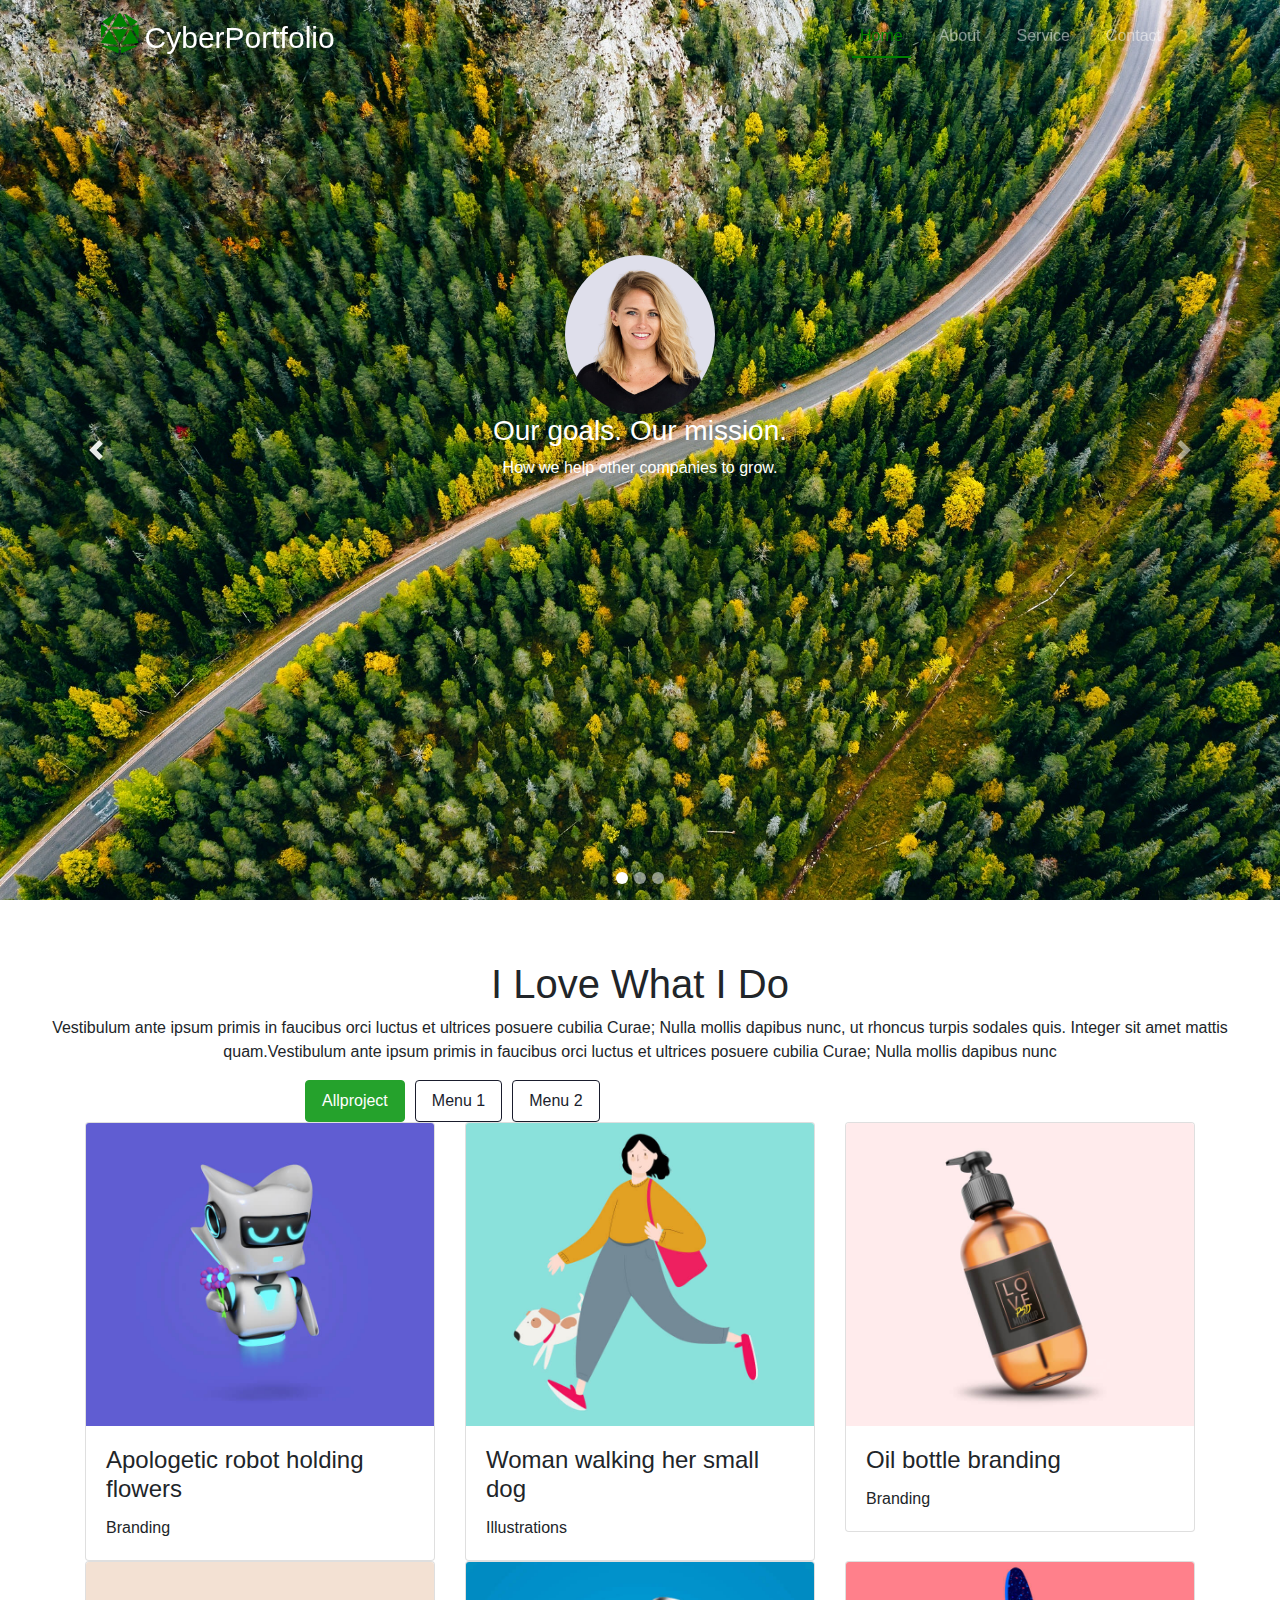
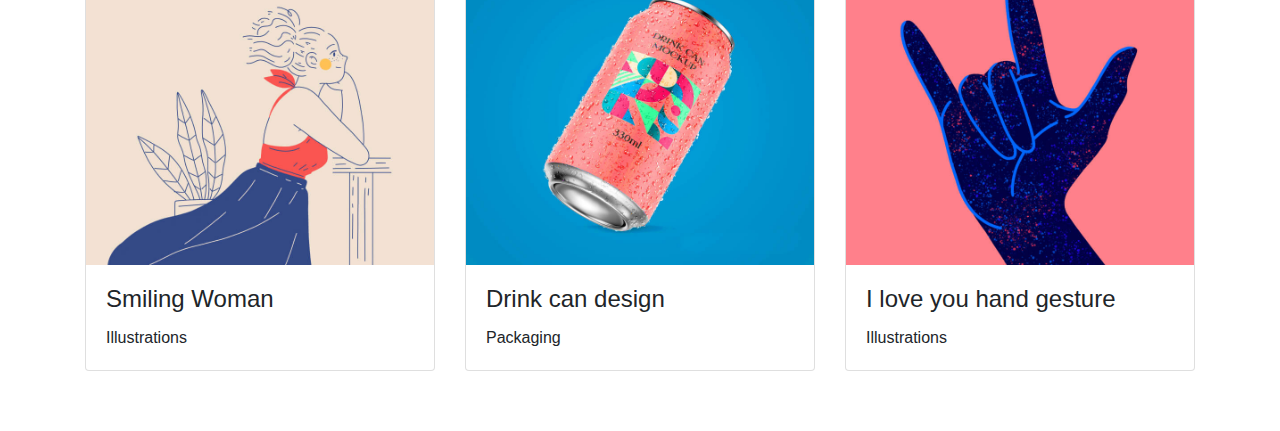
<file: index.html>
<!doctype html>
<html lang="en">

<head>
    <title>Title</title>
    <!-- Required meta tags -->
    <meta charset="utf-8">
    <meta name="viewport" content="width=device-width, initial-scale=1, shrink-to-fit=no">

    <!-- Bootstrap CSS -->
    <link rel="stylesheet" href="https://stackpath.bootstrapcdn.com/bootstrap/4.3.1/css/bootstrap.min.css" integrity="sha384-ggOyR0iXCbMQv3Xipma34MD+dH/1fQ784/j6cY/iJTQUOhcWr7x9JvoRxT2MZw1T" crossorigin="anonymous">

    <!-- font awesome -->
    <link rel="stylesheet" href="https://cdnjs.cloudflare.com/ajax/libs/font-awesome/5.15.4/css/all.min.css" integrity="sha512-1ycn6IcaQQ40/MKBW2W4Rhis/DbILU74C1vSrLJxCq57o941Ym01SwNsOMqvEBFlcgUa6xLiPY/NS5R+E6ztJQ==" crossorigin="anonymous" referrerpolicy="no-referrer"
    />

    <link rel="stylesheet" href="./css/style.css">
</head>

<body>
    <!-- header -->
    <header class="container">
        <!-- dùng container để canh giữa   -->
        <nav class="navbar navbar-expand-md navbar-dark">
            <!-- Brand -->

            <a class="navbar-brand" href="#">
                <i class="fas fa-dice-d20 fa-2x"></i>
                <span>CyberPortfolio</span>
            </a>

            <!-- Toggler/collapsibe Button -->
            <button class="navbar-toggler" type="button" data-toggle="collapse" data-target="#collapsibleNavbar">
              <span class="navbar-toggler-icon"></span>
            </button>

            <!-- Navbar links -->
            <div class="collapse navbar-collapse" id="collapsibleNavbar">
                <ul class="navbar-nav ml-auto">
                    <!-- ml-auto: margin left auto -->
                    <li class="nav-item active">
                        <a class="nav-link" href="#">Home</a>
                    </li>
                    <li class="nav-item">
                        <a class="nav-link" href="#">About</a>
                    </li>
                    <li class="nav-item">
                        <a class="nav-link" href="#">Service</a>
                    </li>
                    <li class="nav-item">
                        <a class="nav-link" href="#">Contact</a>
                    </li>
                </ul>
            </div>
        </nav>
    </header>

    <!-- carousel data-ride="carousel"-->
    <div id="demo" class="carousel slide">

        <!-- Indicators -->
        <ul class="carousel-indicators">
            <li data-target="#demo" data-slide-to="0" class="active"></li>
            <li data-target="#demo" data-slide-to="1"></li>
            <li data-target="#demo" data-slide-to="2"></li>
        </ul>

        <!-- The slideshow -->
        <div class="carousel-inner">
            <div class="carousel-item active">
                <div class="carousel-caption">
                    <div class="img__thumb">
                        <img class="img-fluid rounded-circle" src="./images/01-3.jpg" alt="">
                    </div>
                    <h3>Our goals. Our mission.</h3>
                    <p>How we help other companies to grow.</p>
                </div>
            </div>
            <div class="carousel-item">
                <div class="carousel-caption">
                    <div class="img__thumb">
                        <img class="img-fluid rounded-circle" src="./images/02-3.jpg" alt="">
                    </div>
                    <h3>Our goals. Our mission.</h3>
                    <p>How we help other companies to grow.</p>
                </div>
            </div>
            <div class="carousel-item">
                <div class="carousel-caption">
                    <div class="img__thumb">
                        <img class="img-fluid rounded-circle" src="./images/03-3.jpg" alt="">
                    </div>
                    <h3>Our goals. Our mission.</h3>
                    <p>How we help other companies to grow.</p>
                </div>
            </div>
        </div>

        <!-- Left and right controls -->
        <a class="carousel-control-prev" href="#demo" data-slide="prev">
            <span class="carousel-control-prev-icon"></span>
        </a>
        <a class="carousel-control-next" href="#demo" data-slide="next">
            <span class="carousel-control-next-icon"></span>
        </a>

    </div>


    <!-- project -->
    <section id="project">
        <div class="project__title text-center">
            <h1>I Love What I Do</h1>
            <p>Vestibulum ante ipsum primis in faucibus orci luctus et ultrices posuere cubilia Curae; Nulla mollis dapibus nunc, ut rhoncus turpis sodales quis. Integer sit amet mattis quam.Vestibulum ante ipsum primis in faucibus orci luctus et ultrices
                posuere cubilia Curae; Nulla mollis dapibus nunc</p>
        </div>
        <div class="project__content">
            <!-- Nav pills -->
            <ul class="nav nav-pills">
                <li class="nav-item">
                    <a class="nav-link active" data-toggle="pill" href="#allproject">Allproject</a>
                </li>
                <li class="nav-item">
                    <a class="nav-link" data-toggle="pill" href="#menu1">Menu 1</a>
                </li>
                <li class="nav-item">
                    <a class="nav-link" data-toggle="pill" href="#menu2">Menu 2</a>
                </li>
            </ul>

            <!-- Tab panes -->
            <div class="tab-content">
                <div class="tab-pane container active" id="allproject">
                    <div class="row">
                        <div class="col-4">
                            <div class="card">
                                <img class="card-img-top" src="./images/g1.jpg" alt="">
                                <div class="card-body">
                                    <h4 class="card-title">Apologetic robot holding flowers</h4>
                                    <p class="card-text">Branding</p>
                                </div>
                            </div>
                        </div>
                        <div class="col-4">
                            <div class="card">
                                <img class="card-img-top" src="./images/g2.jpg" alt="">
                                <div class="card-body">
                                    <h4 class="card-title">Woman walking her small dog</h4>
                                    <p class="card-text">Illustrations</p>
                                </div>
                            </div>
                        </div>
                        <div class="col-4">
                            <div class="card">
                                <img class="card-img-top" src="./images/g3.jpg" alt="">
                                <div class="card-body">
                                    <h4 class="card-title">Oil bottle branding</h4>
                                    <p class="card-text">Branding</p>
                                </div>
                            </div>
                        </div>
                        <div class="col-4">
                            <div class="card">
                                <img class="card-img-top" src="./images/g4.jpg" alt="">
                                <div class="card-body">
                                    <h4 class="card-title">Smiling Woman</h4>
                                    <p class="card-text">Illustrations</p>
                                </div>
                            </div>
                        </div>
                        <div class="col-4">
                            <div class="card">
                                <img class="card-img-top" src="./images/g5.jpg" alt="">
                                <div class="card-body">
                                    <h4 class="card-title">Drink can design</h4>
                                    <p class="card-text">Packaging</p>
                                </div>
                            </div>
                        </div>
                        <div class="col-4">
                            <div class="card">
                                <img class="card-img-top" src="./images/g6.jpg" alt="">
                                <div class="card-body">
                                    <h4 class="card-title">I love you hand gesture</h4>
                                    <p class="card-text">Illustrations</p>
                                </div>
                            </div>
                        </div>
                    </div>
                </div>
                <div class="tab-pane container fade" id="menu1">Menu1</div>
                <div class="tab-pane container fade" id="menu2">Menu2</div>
            </div>

        </div>
    </section>

    <!-- Optional JavaScript -->
    <!-- jQuery first, then Popper.js, then Bootstrap JS -->
    <script src="https://code.jquery.com/jquery-3.3.1.slim.min.js" integrity="sha384-q8i/X+965DzO0rT7abK41JStQIAqVgRVzpbzo5smXKp4YfRvH+8abtTE1Pi6jizo" crossorigin="anonymous"></script>
    <script src="https://cdnjs.cloudflare.com/ajax/libs/popper.js/1.14.7/umd/popper.min.js" integrity="sha384-UO2eT0CpHqdSJQ6hJty5KVphtPhzWj9WO1clHTMGa3JDZwrnQq4sF86dIHNDz0W1" crossorigin="anonymous"></script>
    <script src="https://stackpath.bootstrapcdn.com/bootstrap/4.3.1/js/bootstrap.min.js" integrity="sha384-JjSmVgyd0p3pXB1rRibZUAYoIIy6OrQ6VrjIEaFf/nJGzIxFDsf4x0xIM+B07jRM" crossorigin="anonymous"></script>
</body>

</html>
</file>
<file: css/style.css>
* {
        padding: 0;
        margin: 0;
        box-sizing: border-box;
    }
    /* header */
    
    header {
        position: absolute;
        z-index: 1;
        left: 50%;
        transform: translateX(-50%);
    }
    
    .navbar-brand i {
        color: green;
    }
    
    .navbar-brand span {
        font-size: 30px;
    }
    
    header .navbar-nav .nav-item {
        margin: 0 10px;
    }
    
    .navbar-nav .nav-item::after {
        content: "";
        width: 0;
        display: block;
        height: 2px;
        background-color: green;
        transition: 0.5s;
    }
    
    .navbar-nav .nav-item.active::after {
        width: 100%;
    }
    
    .navbar-nav .nav-item:hover::after {
        width: 100%;
    }
    
    .navbar-nav .nav-item.active .nav-link {
        color: green;
    }
    
    .navbar-nav .nav-item:hover .nav-link {
        color: green;
    }
    /* carousel */
    
    .carousel-item {
        background-position: center;
        background-size: cover;
        height: 100vh;
    }
    
    .carousel-item:nth-child(1) {
        background-image: url("../images/finland.jpg");
    }
    
    .carousel-item:nth-child(2) {
        background-image: url("../images/mountains.jpg");
    }
    
    .carousel-item:nth-child(3) {
        background-image: url("../images/mountains-1.jpg");
    }
    
    .img__thumb {
        width: 150px;
        margin: auto;
    }
    
    .carousel-caption {
        top: 50%;
        transform: translateY(-50%);
    }
    
    .carousel-indicators li {
        width: 12px;
        height: 12px;
        border-radius: 50%;
        border: none;
    }
    /* project */
    
    #project {
        margin: 60px 0;
    }
    
    .project__item {
        margin-top: 30px;
        border-radius: 15px;
        box-shadow: 0 0 0.4rem rbga(0, 0, 0, 0.13);
        border: none;
        cursor: pointer;
        text-align: center;
    }
    
    .project__content .nav-pills {
        margin-left: 300px;
    }
    
    .project__item .card-body h5 {
        font-size: 19px;
    }
    
    .project__item p {
        color: #585858;
    }
    
    .project__item .card-body {
        border: 1px solid transparent;
        border-radius: 0 0 16px 16px;
        transition: all 0.5s;
    }
    
    .project__item:hover .card-body {
        border-color: #25a22c;
        border-top-color: transparent;
    }
    
    .project__item:hover .card-title {
        border-color: #25a22c;
    }
    
    .project__content .nav-pills .nav-link {
        color: #1a1d2d;
        border: 1px solid #1a1d2d;
        margin: 0 5px;
    }
    
    .project__content .nav-pills .nav-link.active,
    .project__content .nav-pills .show>.nav-link {
        background-color: #25a22c;
        color: #fff;
        border-color: #25a22c;
    }
    /* feature */
    
    .feature {
        background-image: url("../images/3.jpg");
        background-attachment: fixed;
        background-size: cover;
        background-position: center;
        padding: 100px 0 120px;
        position: relative;
    }
    
    .feature .overlay {
        background: rgba(10, 10, 10, 0.959);
    }
    
    .feature .heading {
        position: relative;
    }
    
    .feature__item {
        padding: 40px;
        border-radius: 10px;
        background: rgb(255, 255, 255, 0.1);
        border: 1px solid rgb(255, 255, 255, 0.1);
        transition: all 0.5s;
        backdrop-filter: blur(3px);
    }
    
    .feature__item i {
        color: #25a22c;
        font-size: 50px;
    }
    
    .feature__item h4 {
        color: white;
        font-size: 20px;
        line-height: 30px;
        padding-top: 25px;
        font-weight: 800;
        ;
    }
    
    .feature__item p {
        color: white;
        padding-top: 15px;
        font-size: 16px;
        line-height: 24px;
    }
    
    .feature__item:hover {
        background: black;
        border-color: white;
    }
    /* award */
    
    .award {
        position: relative;
        padding: 70px 0;
    }
    
    .award__bg {
        background-image: url("../images/memphis_3.png");
        background-size: 50% auto;
        background-position: bottom left;
        background-repeat: no-repeat;
        opacity: 0.5;
        position: absolute;
        top: 0;
        left: 0;
        width: 100%;
        height: 100%;
    }
    
    .award__right {
        padding: 45px 0;
    }
    
    .award__left {
        background: rgba(255, 255, 255, 0.25);
        border-radius: 10px;
        border: 1px solid rgba(255, 255, 255, 0.18);
        backdrop-filter: blur(3px);
        padding: 45px;
        box-shadow: 0 0 30px 0 rgba(0, 0, 0, 0.3);
    }
    /* footer */
    
    footer {
        background: #222;
    }
    
    footer i {
        color: gray;
        transition: all 0.5s;
        width: 40px;
        height: 40px;
        line-height: 40px;
        border-radius: 50%;
        border: 1px solid grey;
        text-align: center;
        padding-top: 10px;
        margin-bottom: 10px;
    }
    
    footer hr {
        background-color: gray;
    }
    
    .footer__main a {
        margin-right: 10px;
    }
    
    footer p {
        color: gray;
    }
    
    .footer__main a:hover {
        color: #25a22c;
        text-decoration: none;
    }
    
    .footer__main i:hover {
        color: #25a22c;
    }
    
    .footer__copies {
        padding-top: 20px;
        margin-top: 20px;
    }
</file>
